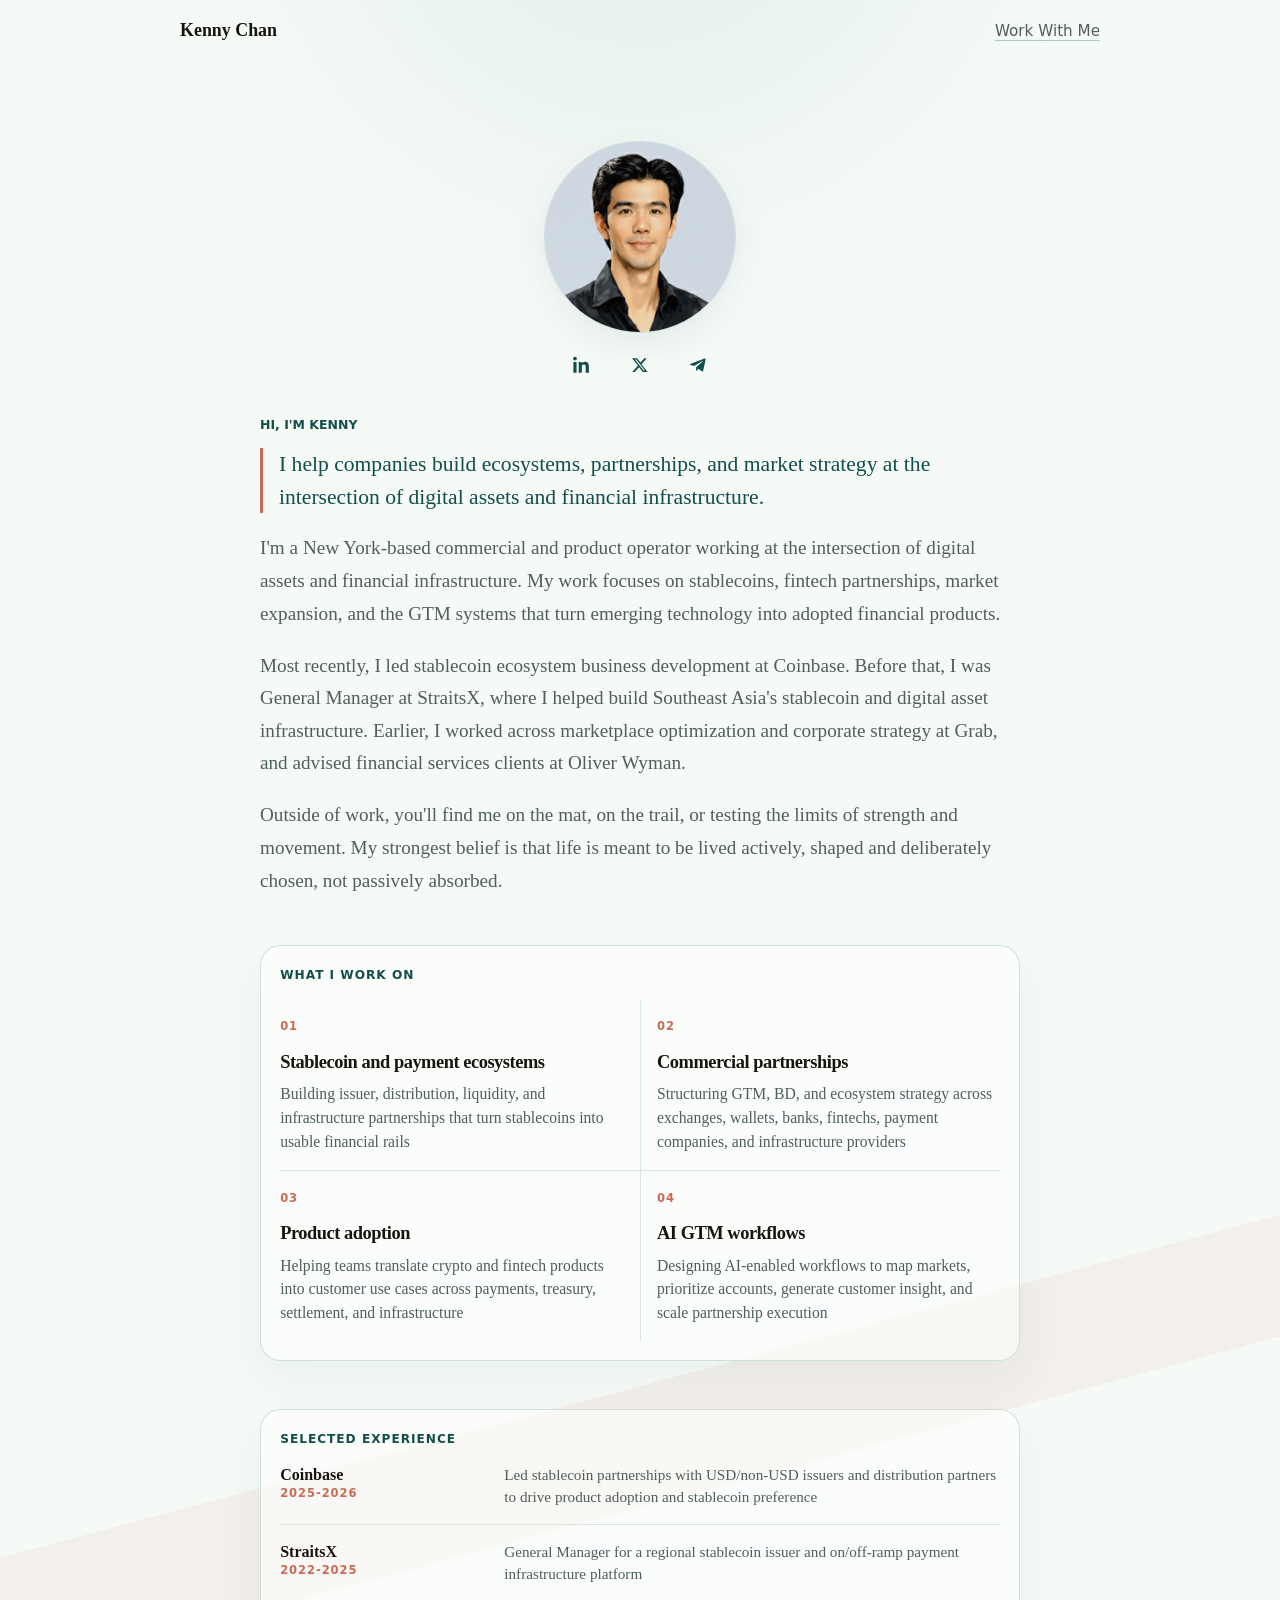
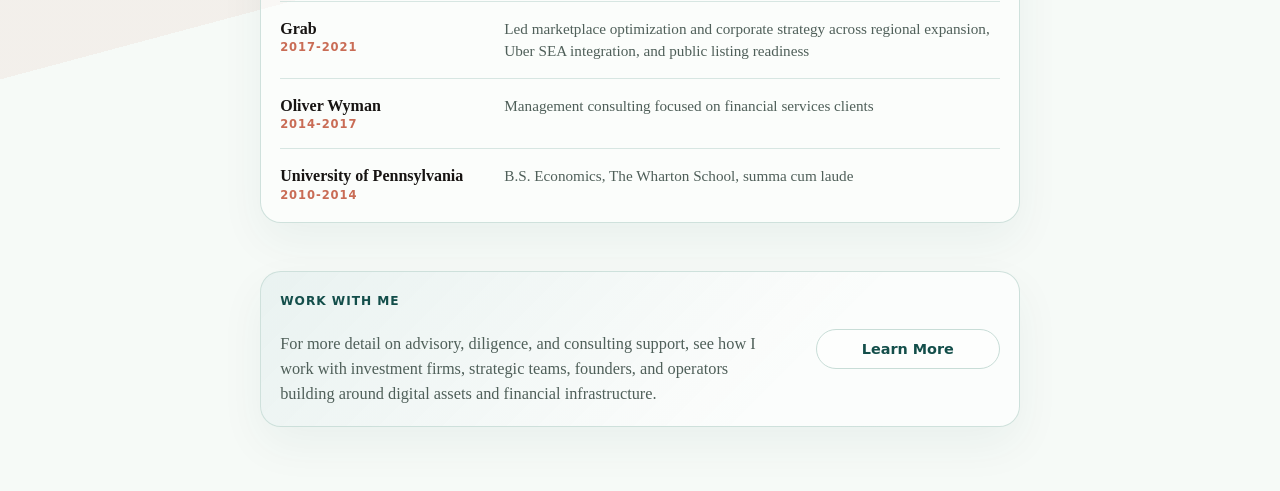
<file: index.html>
<!doctype html>
<html lang="en">
  <head>
    <meta charset="utf-8" />
    <meta name="viewport" content="width=device-width, initial-scale=1" />
    <meta
      name="description"
      content="Kenny Chan is a commercial and product operator focused on stablecoins, crypto infrastructure, fintech partnerships, and AI-enabled GTM workflows."
    />
    <meta property="og:title" content="Kenny Chan | Stablecoins, Crypto Infrastructure, GTM" />
    <meta
      property="og:description"
      content="Commercial and product operator focused on stablecoins, crypto infrastructure, fintech partnerships, and AI-enabled GTM workflows."
    />
    <meta property="og:type" content="website" />
    <meta property="og:url" content="https://kennyhuachan.com/" />
    <meta property="og:image" content="https://kennyhuachan.com/assets/kenny-profile.png?v=20260517-3" />
    <title>Kenny Chan | Stablecoins, Crypto Infrastructure, GTM</title>
    <link rel="icon" href="assets/logo-symbol.png" />
    <link rel="apple-touch-icon" href="assets/logo-symbol.png" />
    <link rel="canonical" href="https://kennyhuachan.com/" />
    <link rel="stylesheet" href="assets/site.css" />
    <script type="application/ld+json">
      {
        "@context": "https://schema.org",
        "@type": "Person",
        "name": "Kenny Chan",
        "url": "https://kennyhuachan.com/",
        "image": "https://kennyhuachan.com/assets/kenny-profile.png?v=20260517-3",
        "sameAs": [
          "https://www.linkedin.com/in/kenny-hua-chan/",
          "https://x.com/kennyhuachan",
          "https://t.me/kennyhuachan"
        ],
        "jobTitle": "Commercial and Product Operator",
        "description": "Commercial and product operator focused on stablecoins, crypto infrastructure, fintech partnerships, and AI-enabled GTM workflows.",
        "knowsAbout": [
          "Stablecoins",
          "Crypto infrastructure",
          "Fintech partnerships",
          "Go-to-market strategy",
          "Market expansion",
          "AI GTM workflows",
          "Digital assets",
          "Financial infrastructure"
        ],
        "affiliation": [
          {
            "@type": "Organization",
            "name": "Coinbase"
          },
          {
            "@type": "Organization",
            "name": "StraitsX"
          },
          {
            "@type": "Organization",
            "name": "Grab"
          },
          {
            "@type": "Organization",
            "name": "Oliver Wyman"
          },
          {
            "@type": "CollegeOrUniversity",
            "name": "University of Pennsylvania"
          }
        ]
      }
    </script>
  </head>
  <body>
    <header class="site-header" aria-label="Primary">
      <a class="brand" href="/">
        <span>Kenny Chan</span>
      </a>
      <button class="menu-toggle" type="button" aria-label="Menu" aria-expanded="false" aria-controls="site-nav">
        <span class="menu-toggle-line"></span>
        <span class="menu-toggle-line"></span>
        <span class="menu-toggle-line"></span>
      </button>
      <nav class="nav-links" id="site-nav" aria-label="Site">
        <a href="/work-with-me/">Work With Me</a>
      </nav>
    </header>

    <main>
      <section class="profile" aria-labelledby="profile-intro">
        <div class="profile-card">
          <img
            class="profile-photo"
            src="assets/kenny-profile.png?v=20260517-3"
            alt="Kenny Chan"
            width="256"
            height="256"
          />
          <div class="profile-social-bar" aria-label="External links">
            <a class="social-link" href="https://www.linkedin.com/in/kenny-hua-chan/" aria-label="LinkedIn">
              <svg class="social-icon" viewBox="0 0 24 24" aria-hidden="true">
                <path d="M5.1 3.4c0 1.3-1 2.4-2.5 2.4S.1 4.7.1 3.4C.1 2 1.1 1 2.6 1s2.5 1 2.5 2.4ZM.5 8h4.2v14H.5V8Zm7 0h4v1.9h.1c.6-1.1 2-2.3 4.1-2.3 4.4 0 5.2 2.9 5.2 6.6V22h-4.2v-7c0-1.7 0-3.9-2.4-3.9s-2.7 1.8-2.7 3.7V22H7.5V8Z" />
              </svg>
            </a>
            <a class="social-link" href="https://x.com/kennyhuachan" aria-label="Twitter/X">
              <svg class="social-icon" viewBox="0 0 24 24" aria-hidden="true">
                <path d="M17.6 3h3.2l-7 8 8.2 10h-6.4l-5-6.3L4.9 21H1.7l7.5-8.5L1.4 3H8l4.5 5.7L17.6 3Zm-1.1 16.2h1.8L7.1 4.7H5.2l11.3 14.5Z" />
              </svg>
            </a>
            <a class="social-link" href="https://t.me/kennyhuachan" aria-label="Telegram">
              <svg class="social-icon" viewBox="0 0 24 24" aria-hidden="true">
                <path d="M21.8 4.6 18.7 19.4c-.2 1-.8 1.3-1.7.8l-4.7-3.4-2.3 2.2c-.2.2-.5.5-.9.5l.3-4.8 8.8-7.9c.4-.4-.1-.6-.6-.3L6.8 13.3 2.1 11.8c-1-.3-1-1 .2-1.5L20.5 3.3c.8-.3 1.6.2 1.3 1.3Z" />
              </svg>
            </a>
          </div>
        </div>
        <div class="profile-copy">
          <p class="eyebrow" id="profile-intro">Hi, I'm Kenny</p>
          <p class="lede">
            I help companies build ecosystems, partnerships, and market strategy
            at the intersection of digital assets and financial infrastructure.
          </p>
          <p>
            I'm a New York-based commercial and product operator working at the
            intersection of digital assets and financial infrastructure. My work
            focuses on stablecoins, fintech partnerships, market expansion, and
            the GTM systems that turn emerging technology into adopted financial
            products.
          </p>
          <p>
            Most recently, I led stablecoin ecosystem business development at
            Coinbase. Before that, I was General Manager at StraitsX, where I
            helped build Southeast Asia's stablecoin and digital asset
            infrastructure. Earlier, I worked across marketplace optimization
            and corporate strategy at Grab, and advised financial services
            clients at Oliver Wyman.
          </p>
          <p>
            Outside of work, you'll find me on the mat, on the trail, or testing
            the limits of strength and movement. My strongest belief is that
            life is meant to be lived actively, shaped and deliberately chosen,
            not passively absorbed.
          </p>

          <div class="operator-section" aria-labelledby="work-title">
            <p class="section-label" id="work-title">What I work on</p>
            <div class="operator-grid">
              <article class="operator-card">
                <span>01</span>
                <h2>Stablecoin and payment ecosystems</h2>
                <p>
                  Building issuer, distribution, liquidity, and infrastructure
                  partnerships that turn stablecoins into usable financial rails
                </p>
              </article>
              <article class="operator-card">
                <span>02</span>
                <h2>Commercial partnerships</h2>
                <p>
                  Structuring GTM, BD, and ecosystem strategy across exchanges,
                  wallets, banks, fintechs, payment companies, and infrastructure providers
                </p>
              </article>
              <article class="operator-card">
                <span>03</span>
                <h2>Product adoption</h2>
                <p>
                  Helping teams translate crypto and fintech products into
                  customer use cases across payments, treasury, settlement, and infrastructure
                </p>
              </article>
              <article class="operator-card">
                <span>04</span>
                <h2>AI GTM workflows</h2>
                <p>
                  Designing AI-enabled workflows to map markets, prioritize accounts,
                  generate customer insight, and scale partnership execution
                </p>
              </article>
            </div>
          </div>

          <div class="proof-panel" aria-labelledby="experience-title">
            <p class="section-label" id="experience-title">Selected experience</p>
            <ul class="experience-list">
              <li>
                <div>
                  <strong>Coinbase</strong>
                  <span class="experience-year">2025-2026</span>
                </div>
                <span>Led stablecoin partnerships with USD/non-USD issuers and distribution partners to drive product adoption and stablecoin preference</span>
              </li>
              <li>
                <div>
                  <strong>StraitsX</strong>
                  <span class="experience-year">2022-2025</span>
                </div>
                <span>General Manager for a regional stablecoin issuer and on/off-ramp payment infrastructure platform</span>
              </li>
              <li>
                <div>
                  <strong>Grab</strong>
                  <span class="experience-year">2017-2021</span>
                </div>
                <span>Led marketplace optimization and corporate strategy across regional expansion, Uber SEA integration, and public listing readiness</span>
              </li>
              <li>
                <div>
                  <strong>Oliver Wyman</strong>
                  <span class="experience-year">2014-2017</span>
                </div>
                <span>Management consulting focused on financial services clients</span>
              </li>
              <li>
                <div>
                  <strong>University of Pennsylvania</strong>
                  <span class="experience-year">2010-2014</span>
                </div>
                <span>B.S. Economics, The Wharton School, summa cum laude</span>
              </li>
            </ul>
          </div>

          <div class="work-with-me">
            <div>
              <p class="section-label">Work with me</p>
              <p>
                For more detail on advisory, diligence, and consulting support,
                see how I work with investment firms, strategic teams, founders,
                and operators building around digital assets and financial
                infrastructure.
              </p>
            </div>
            <div class="cta-row">
              <a href="/work-with-me/">Learn More</a>
            </div>
          </div>
        </div>
      </section>
    </main>
    <script src="assets/site.js"></script>
  </body>
</html>
</file>
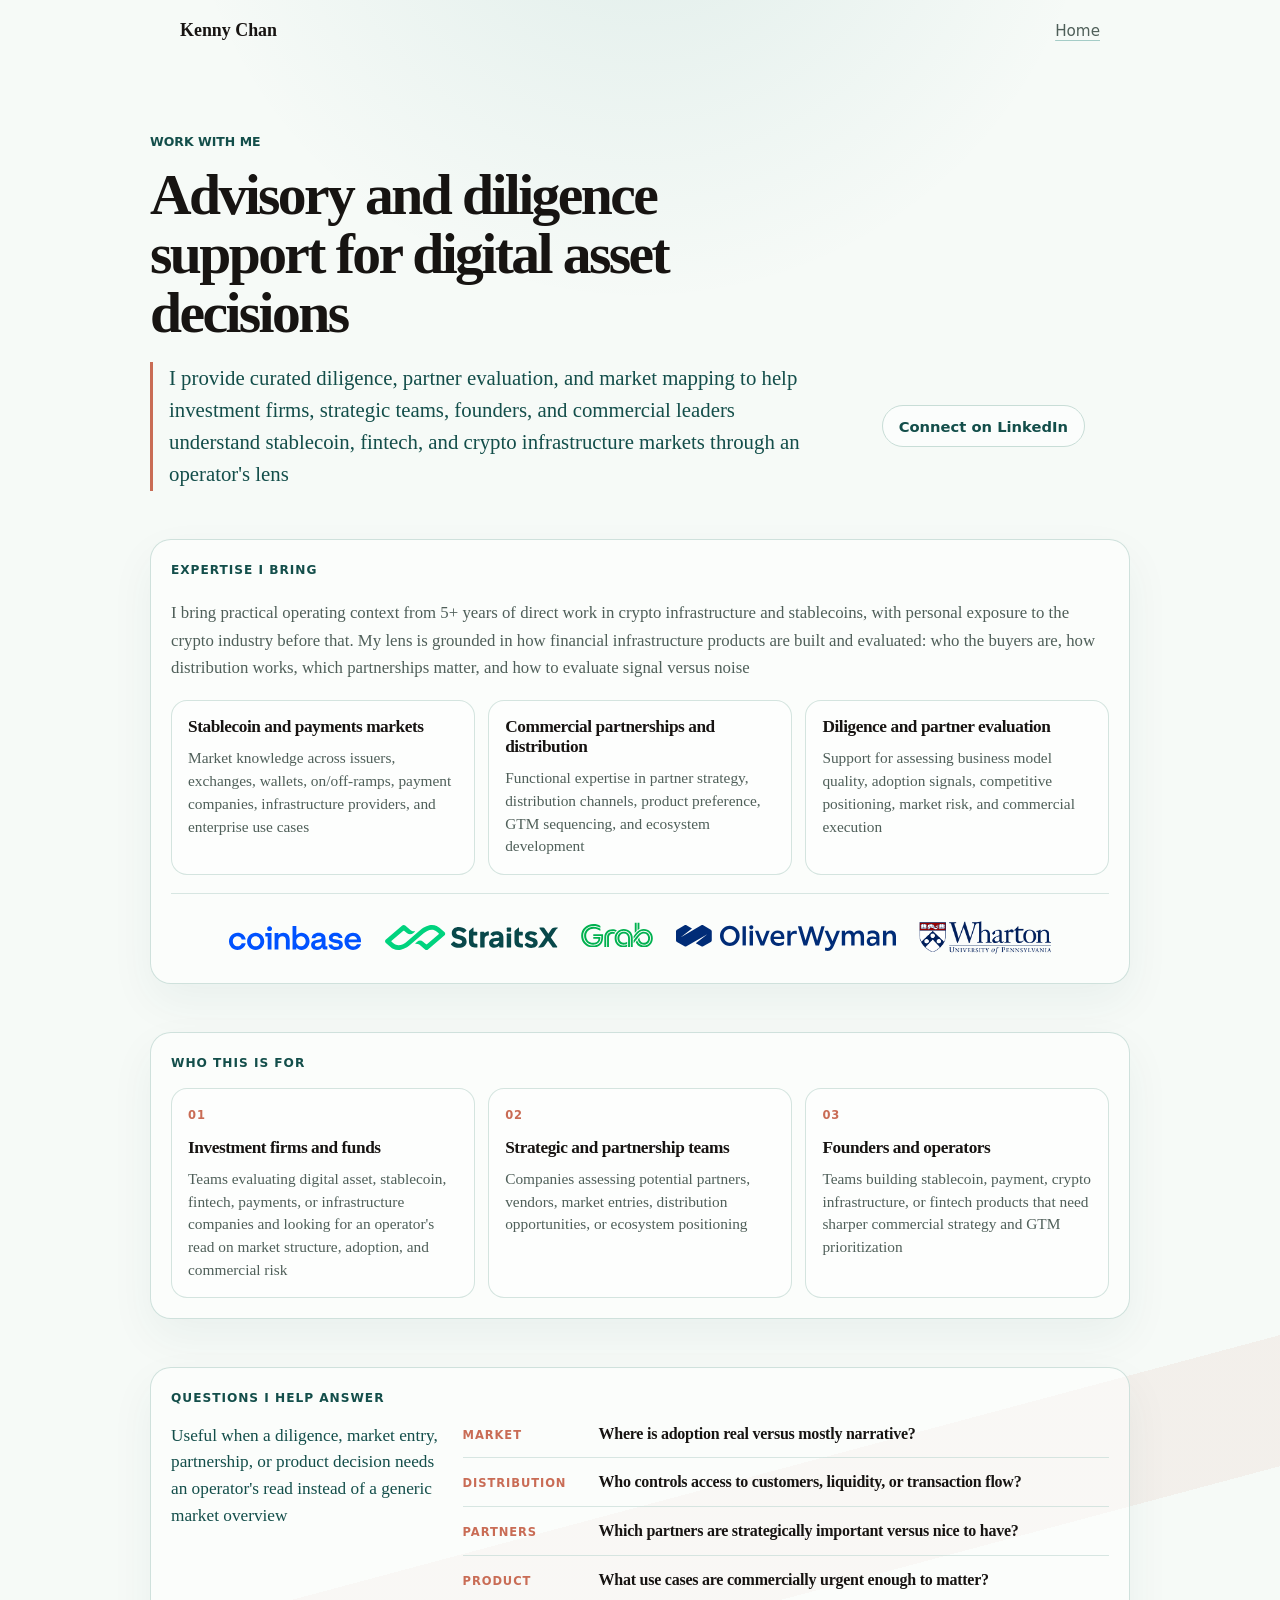
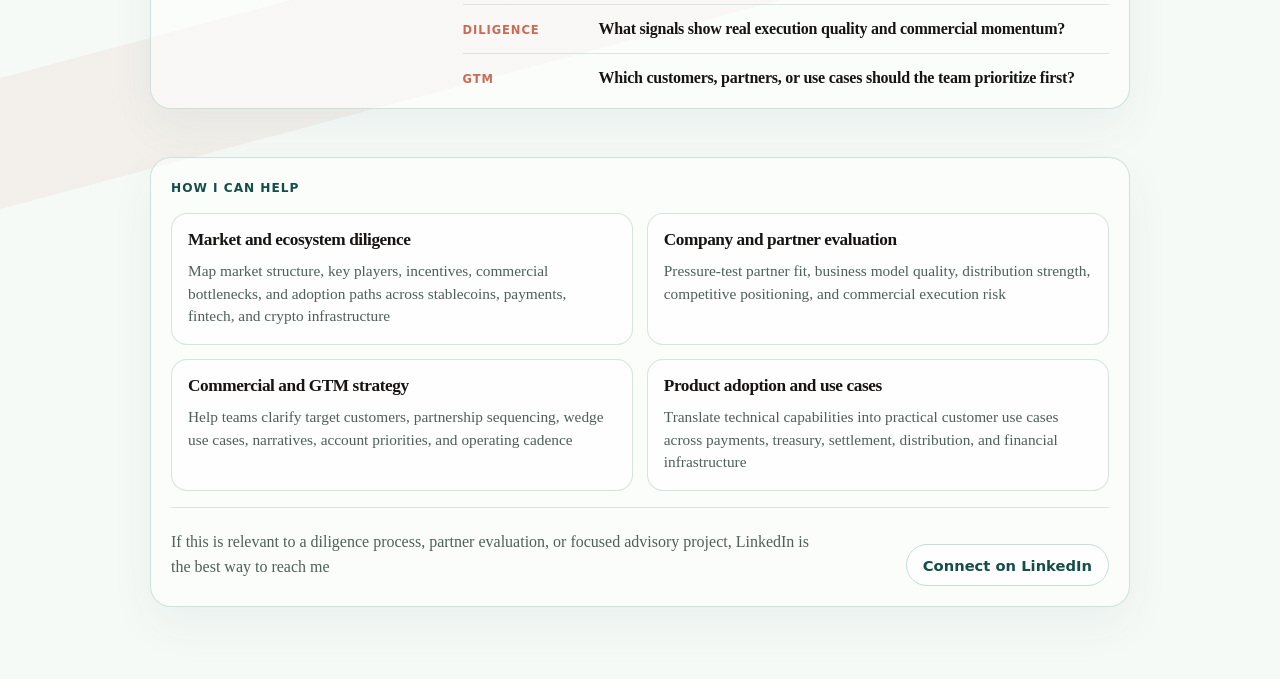
<file: work-with-me/index.html>
<!doctype html>
<html lang="en">
  <head>
    <meta charset="utf-8" />
    <meta name="viewport" content="width=device-width, initial-scale=1" />
    <meta
      name="description"
      content="Advisory and consulting with Kenny Chan on stablecoin ecosystems, commercial partnerships, product adoption, market expansion, and AI-enabled GTM workflows."
    />
    <title>Work With Me | Kenny Chan</title>
    <meta property="og:title" content="Work With Me | Kenny Chan" />
    <meta
      property="og:description"
      content="Advisory and consulting for teams building at the edge of digital assets and financial infrastructure."
    />
    <meta property="og:type" content="website" />
    <meta property="og:url" content="https://kennyhuachan.com/work-with-me/" />
    <meta property="og:image" content="https://kennyhuachan.com/assets/kenny-profile.png?v=20260517-3" />
    <link rel="icon" href="../assets/logo-symbol.png" />
    <link rel="apple-touch-icon" href="../assets/logo-symbol.png" />
    <link rel="canonical" href="https://kennyhuachan.com/work-with-me/" />
    <link rel="stylesheet" href="../assets/site.css" />
  </head>
  <body>
    <header class="site-header" aria-label="Primary">
      <a class="brand" href="/">
        <span>Kenny Chan</span>
      </a>
      <button class="menu-toggle" type="button" aria-label="Menu" aria-expanded="false" aria-controls="site-nav">
        <span class="menu-toggle-line"></span>
        <span class="menu-toggle-line"></span>
        <span class="menu-toggle-line"></span>
      </button>
      <nav class="nav-links" id="site-nav" aria-label="Site">
        <a href="/">Home</a>
      </nav>
    </header>

    <main>
      <section class="work-page" aria-labelledby="work-with-me-title">
        <div class="page-hero">
          <p class="eyebrow">Work With Me</p>
          <h1 class="page-title" id="work-with-me-title">
            Advisory and diligence support for digital asset decisions
          </h1>
          <div class="hero-support">
            <p class="page-lede">
              I provide curated diligence, partner evaluation, and market mapping
              to help investment firms, strategic teams, founders, and commercial
              leaders understand stablecoin, fintech, and crypto infrastructure
              markets through an operator's lens
            </p>
            <div class="hero-actions">
              <a href="https://www.linkedin.com/in/kenny-hua-chan/">Connect on LinkedIn</a>
            </div>
          </div>
        </div>

        <div class="expertise-panel" aria-labelledby="expertise-title">
          <p class="section-label" id="expertise-title">Expertise I bring</p>
          <p class="section-intro">
            I bring practical operating context from 5+ years of direct work in
            crypto infrastructure and stablecoins, with personal exposure to the
            crypto industry before that. My lens is grounded in how financial
            infrastructure products are built and evaluated: who the buyers
            are, how distribution works, which partnerships matter, and how to
            evaluate signal versus noise
          </p>
          <div class="credential-grid">
            <article class="credential-card">
              <h2>Stablecoin and payments markets</h2>
              <p>
                Market knowledge across issuers, exchanges, wallets, on/off-ramps,
                payment companies, infrastructure providers, and enterprise use
                cases
              </p>
            </article>
            <article class="credential-card">
              <h2>Commercial partnerships and distribution</h2>
              <p>
                Functional expertise in partner strategy, distribution channels,
                product preference, GTM sequencing, and ecosystem development
              </p>
            </article>
            <article class="credential-card">
              <h2>Diligence and partner evaluation</h2>
              <p>
                Support for assessing business model quality, adoption signals,
                competitive positioning, market risk, and commercial execution
              </p>
            </article>
          </div>
          <div class="logo-strip" id="experience-logos" aria-label="Experience across Coinbase, StraitsX, Grab, Oliver Wyman, and Wharton">
            <span class="logo-pill">
              <img src="../assets/logo-coinbase.svg" alt="Coinbase" />
            </span>
            <span class="logo-pill">
              <img src="../assets/logo-straitsx.svg?v=2" alt="StraitsX" />
            </span>
            <span class="logo-pill">
              <img src="../assets/logo-grab.svg" alt="Grab" />
            </span>
            <span class="logo-pill">
              <img src="../assets/logo-oliver-wyman.svg?v=2" alt="Oliver Wyman" />
            </span>
            <span class="logo-pill">
              <img src="../assets/logo-wharton.png" alt="The Wharton School" />
            </span>
          </div>
        </div>

        <div class="audience-panel" aria-labelledby="audience-title">
          <p class="section-label" id="audience-title">Who this is for</p>
          <div class="audience-grid">
            <article class="audience-card">
              <span>01</span>
              <h2>Investment firms and funds</h2>
              <p>
                Teams evaluating digital asset, stablecoin, fintech, payments,
                or infrastructure companies and looking for an operator's read
                on market structure, adoption, and commercial risk
              </p>
            </article>
            <article class="audience-card">
              <span>02</span>
              <h2>Strategic and partnership teams</h2>
              <p>
                Companies assessing potential partners, vendors, market entries,
                distribution opportunities, or ecosystem positioning
              </p>
            </article>
            <article class="audience-card">
              <span>03</span>
              <h2>Founders and operators</h2>
              <p>
                Teams building stablecoin, payment, crypto infrastructure, or
                fintech products that need sharper commercial strategy and GTM
                prioritization
              </p>
            </article>
          </div>
        </div>

        <div class="question-panel" aria-labelledby="questions-title">
          <p class="section-label" id="questions-title">Questions I help answer</p>
          <div class="question-layout">
            <p class="question-intro">
              Useful when a diligence, market entry, partnership, or product
              decision needs an operator's read instead of a generic market overview
            </p>
            <ul class="question-list">
              <li>
                <span>Market</span>
                <strong>Where is adoption real versus mostly narrative?</strong>
              </li>
              <li>
                <span>Distribution</span>
                <strong>Who controls access to customers, liquidity, or transaction flow?</strong>
              </li>
              <li>
                <span>Partners</span>
                <strong>Which partners are strategically important versus nice to have?</strong>
              </li>
              <li>
                <span>Product</span>
                <strong>What use cases are commercially urgent enough to matter?</strong>
              </li>
              <li>
                <span>Diligence</span>
                <strong>What signals show real execution quality and commercial momentum?</strong>
              </li>
              <li>
                <span>GTM</span>
                <strong>Which customers, partners, or use cases should the team prioritize first?</strong>
              </li>
            </ul>
          </div>
        </div>

        <div class="help-panel" aria-labelledby="help-title">
          <p class="section-label" id="help-title">How I can help</p>
          <div class="help-grid">
            <article class="help-card">
              <h2>Market and ecosystem diligence</h2>
              <p>
                Map market structure, key players, incentives, commercial
                bottlenecks, and adoption paths across stablecoins, payments,
                fintech, and crypto infrastructure
              </p>
            </article>
            <article class="help-card">
              <h2>Company and partner evaluation</h2>
              <p>
                Pressure-test partner fit, business model quality, distribution
                strength, competitive positioning, and commercial execution risk
              </p>
            </article>
            <article class="help-card">
              <h2>Commercial and GTM strategy</h2>
              <p>
                Help teams clarify target customers, partnership sequencing,
                wedge use cases, narratives, account priorities, and operating
                cadence
              </p>
            </article>
            <article class="help-card">
              <h2>Product adoption and use cases</h2>
              <p>
                Translate technical capabilities into practical customer use
                cases across payments, treasury, settlement, distribution, and
                financial infrastructure
              </p>
            </article>
          </div>
          <div class="closing-cta">
            <p>
              If this is relevant to a diligence process, partner evaluation, or
              focused advisory project, LinkedIn is the best way to reach me
            </p>
            <div class="hero-actions compact">
              <a href="https://www.linkedin.com/in/kenny-hua-chan/">Connect on LinkedIn</a>
            </div>
          </div>
        </div>
      </section>
    </main>
    <script src="../assets/site.js"></script>
  </body>
</html>
</file>
<file: assets/site.css>
:root {
  color-scheme: light;
  --ink: #171412;
  --muted: #4f5f59;
  --paper: #f6faf7;
  --panel: #ffffff;
  --line: #c8ddd7;
  --accent: #0f766e;
  --accent-strong: #134e4a;
  --coral: #c96c55;
  --shadow: 0 24px 70px rgba(19, 78, 74, 0.1);
}

* {
  box-sizing: border-box;
}

html {
  scroll-behavior: smooth;
}

body {
  margin: 0;
  min-height: 100vh;
  color: var(--ink);
  background:
    radial-gradient(circle at 50% -10rem, rgba(15, 118, 110, 0.1), transparent 29rem),
    linear-gradient(165deg, transparent 0 64%, rgba(201, 108, 85, 0.075) 64% 69%, transparent 69%),
    var(--paper);
  font-family: Charter, "Iowan Old Style", Georgia, "Times New Roman", serif;
}

a {
  color: inherit;
  text-decoration-color: rgba(15, 118, 110, 0.35);
  text-underline-offset: 0.24em;
}

a:hover {
  text-decoration-color: var(--accent);
}

.site-header {
  display: flex;
  align-items: center;
  justify-content: space-between;
  gap: 1rem;
  position: relative;
  width: min(920px, calc(100% - 2rem));
  margin: 0 auto;
  padding: 1.25rem 0;
}

.brand {
  display: inline-flex;
  align-items: center;
  font-size: 1.12rem;
  font-weight: 700;
  text-decoration: none;
}

.menu-toggle {
  display: none !important;
  width: 2.65rem;
  height: 2.65rem;
  align-items: center;
  justify-content: center;
  flex-direction: column;
  gap: 0.28rem;
  border: 1px solid var(--line);
  border-radius: 8px;
  color: var(--ink);
  background: rgba(255, 255, 255, 0.72);
  cursor: pointer;
}

.menu-toggle-line {
  display: block;
  width: 1.15rem;
  height: 2px;
  border-radius: 999px;
  background: currentColor;
}

.menu-toggle:focus-visible {
  outline: 2px solid var(--accent);
  outline-offset: 3px;
}

.nav-links {
  display: flex;
  flex-wrap: wrap;
  align-items: center;
  justify-content: flex-end;
  gap: 0.85rem 1rem;
  color: var(--muted);
  font-family: ui-sans-serif, system-ui, sans-serif;
  font-size: 0.95rem;
}

.social-link {
  display: inline-flex;
  width: 2rem;
  height: 2rem;
  align-items: center;
  justify-content: center;
  border: 1px solid transparent;
  border-radius: 8px;
  color: var(--accent-strong);
  text-decoration: none;
}

.social-link:hover,
.social-link:focus-visible {
  border-color: var(--line);
  background: rgba(255, 255, 255, 0.7);
  outline: none;
}

.social-icon {
  display: block;
  width: 1.15rem;
  height: 1.15rem;
  fill: currentColor;
}

.profile {
  display: grid;
  justify-items: center;
  width: min(760px, calc(100% - 2rem));
  min-height: calc(100vh - 5rem);
  margin: 0 auto;
  padding: 5rem 0 4rem;
}

.profile.text-only {
  align-items: start;
  justify-items: start;
}

.profile-card {
  display: grid;
  justify-items: center;
  width: min(100%, 12rem);
}

.profile-photo {
  width: 12rem;
  height: 12rem;
  border: 1px solid var(--line);
  border-radius: 50%;
  box-shadow: 0 14px 34px rgba(19, 78, 74, 0.08);
  object-fit: cover;
}

.profile-social-bar {
  display: grid;
  grid-template-columns: repeat(3, 1fr);
  align-items: center;
  justify-content: stretch;
  gap: 0.12rem;
  width: 10.75rem;
  margin-top: 0.96rem;
}

.profile-social-bar .social-link {
  display: inline-flex;
  width: 100%;
  height: 2.08rem;
  padding: 0;
  border-radius: 999px;
}

.profile-social-bar .social-icon {
  width: 1.14rem;
  height: 1.14rem;
}

.profile-copy {
  width: 100%;
  margin-top: 2rem;
}

.text-only .profile-copy {
  margin-top: 0;
}

.eyebrow {
  margin: 0 0 0.85rem;
  color: var(--accent-strong);
  font-family: ui-sans-serif, system-ui, sans-serif;
  font-size: 0.78rem;
  font-weight: 800;
  letter-spacing: 0;
  text-transform: uppercase;
}

h1,
h2,
p {
  overflow-wrap: anywhere;
}

h1 {
  max-width: 10ch;
  margin: 0 0 1.6rem;
  font-size: 4.25rem;
  line-height: 1;
}

.lede {
  max-width: none;
  margin-top: 0;
  border-left: 3px solid var(--coral);
  padding-left: 1rem;
  color: var(--accent-strong);
  font-size: 1.35rem;
  line-height: 1.5;
}

p {
  margin: 0;
  color: var(--muted);
  font-size: 1.2rem;
  line-height: 1.7;
}

p + p {
  margin-top: 1.2rem;
}

.section-label {
  margin: 0 0 0.85rem;
  color: var(--accent-strong);
  font-family: ui-sans-serif, system-ui, sans-serif;
  font-size: 0.76rem;
  font-weight: 800;
  letter-spacing: 0.08em;
  text-transform: uppercase;
}

.operator-section,
.proof-panel,
.work-with-me {
  margin-top: 3rem;
}

.operator-section,
.proof-panel,
.work-with-me {
  border: 1px solid rgba(200, 221, 215, 0.86);
  border-radius: 1.3rem;
  background: rgba(255, 255, 255, 0.52);
  box-shadow: 0 18px 46px rgba(19, 78, 74, 0.055);
}

.operator-section {
  padding: 1.2rem;
}

.operator-grid {
  display: grid;
  grid-template-columns: repeat(2, minmax(0, 1fr));
  gap: 0;
}

.operator-card {
  padding: 1.05rem 1rem;
}

.operator-card:nth-child(odd) {
  padding-left: 0;
}

.operator-card:nth-child(even) {
  border-left: 1px solid rgba(200, 221, 215, 0.7);
  padding-right: 0;
}

.operator-card:nth-child(n + 3) {
  border-top: 1px solid rgba(200, 221, 215, 0.7);
}

.operator-card span {
  display: inline-flex;
  margin-bottom: 1.15rem;
  color: var(--coral);
  font-family: ui-sans-serif, system-ui, sans-serif;
  font-size: 0.72rem;
  font-weight: 800;
  letter-spacing: 0.08em;
}

.operator-card h2 {
  margin: 0;
  color: var(--ink);
  font-size: 1.15rem;
  letter-spacing: -0.025em;
  line-height: 1.1;
}

.operator-card p {
  margin-top: 0.65rem;
  font-size: 0.98rem;
  line-height: 1.5;
}

.proof-panel,
.work-with-me {
  padding: 1.2rem;
}

.experience-list {
  display: grid;
  gap: 1rem;
  margin: 0;
  padding: 0;
  list-style: none;
}

.experience-list li {
  display: grid;
  grid-template-columns: minmax(10.5rem, 0.42fr) 1fr;
  gap: 1rem;
  align-items: baseline;
  border-top: 1px solid rgba(200, 221, 215, 0.7);
  padding-top: 1rem;
}

.experience-list li:first-child {
  border-top: 0;
  padding-top: 0;
}

.experience-list strong {
  display: block;
  color: var(--ink);
  font-size: 1rem;
}

.experience-list li > span {
  color: var(--muted);
  font-size: 0.95rem;
  line-height: 1.45;
}

.experience-list .experience-year {
  display: block;
  margin-top: 0.22rem;
  color: var(--coral);
  font-family: ui-sans-serif, system-ui, sans-serif;
  font-size: 0.72rem;
  font-weight: 800;
  letter-spacing: 0.08em;
  line-height: 1.2;
  text-transform: uppercase;
}

.work-with-me {
  display: grid;
  grid-template-columns: 1fr auto;
  gap: 1.5rem;
  align-items: center;
  background:
    linear-gradient(135deg, rgba(15, 118, 110, 0.08), transparent 70%),
    rgba(255, 255, 255, 0.6);
}

.work-with-me p:not(.section-label) {
  max-width: 31rem;
  font-size: 1.02rem;
  line-height: 1.55;
}

.cta-row {
  display: grid;
  gap: 0.55rem;
  min-width: 11.5rem;
  font-family: ui-sans-serif, system-ui, sans-serif;
  font-size: 0.9rem;
  font-weight: 750;
}

.cta-row a {
  display: inline-flex;
  justify-content: center;
  border: 1px solid var(--line);
  border-radius: 999px;
  padding: 0.68rem 0.9rem;
  color: var(--accent-strong);
  background: rgba(255, 255, 255, 0.56);
  text-decoration: none;
}

.cta-row a:hover,
.cta-row a:focus-visible {
  border-color: var(--accent);
  background: rgba(255, 255, 255, 0.86);
  outline: none;
}

.link-row {
  display: flex;
  flex-wrap: wrap;
  gap: 0.75rem 1.2rem;
  color: var(--accent-strong);
  font-family: ui-sans-serif, system-ui, sans-serif;
  font-size: 1rem;
  font-weight: 700;
}

.work-page {
  width: min(980px, calc(100% - 2rem));
  margin: 0 auto;
  padding: 4.4rem 0 4.5rem;
}

.page-hero {
  max-width: none;
}

.page-title {
  max-width: 18ch;
  margin-bottom: 1.2rem;
  font-size: clamp(2.35rem, 4.5vw, 4rem);
  letter-spacing: -0.045em;
  line-height: 1.02;
}

.page-lede {
  max-width: 44rem;
  border-left: 3px solid var(--coral);
  padding-left: 1rem;
  color: var(--accent-strong);
  font-size: 1.3rem;
  line-height: 1.55;
}

.hero-support {
  display: grid;
  grid-template-columns: minmax(0, 1fr) minmax(14rem, 0.44fr);
  gap: 1.25rem;
  align-items: center;
}

.hero-support .page-lede {
  margin: 0;
}

.hero-actions {
  display: flex;
  align-items: center;
  justify-content: center;
  gap: 0.8rem;
  margin-top: 0;
  font-family: ui-sans-serif, system-ui, sans-serif;
  font-size: 0.92rem;
  font-weight: 750;
}

.page-hero > .hero-actions {
  margin-top: 1.5rem;
}

.hero-actions a {
  display: inline-flex;
  align-items: center;
  justify-content: center;
  border: 1px solid var(--line);
  border-radius: 999px;
  padding: 0.72rem 1rem;
  color: var(--accent-strong);
  background: rgba(255, 255, 255, 0.62);
  text-decoration: none;
}

.hero-actions a:hover,
.hero-actions a:focus-visible {
  border-color: var(--accent);
  background: rgba(255, 255, 255, 0.9);
  outline: none;
}

.hero-actions.compact {
  margin-top: 1.25rem;
}

.expertise-panel,
.audience-panel,
.help-panel,
.question-panel,
.detail-panel {
  border: 1px solid rgba(200, 221, 215, 0.86);
  border-radius: 1.3rem;
  background: rgba(255, 255, 255, 0.52);
  box-shadow: 0 18px 46px rgba(19, 78, 74, 0.055);
}

.expertise-panel,
.audience-panel,
.question-panel,
.help-panel {
  margin-top: 3rem;
  padding: 1.25rem;
}

.section-intro {
  margin-bottom: 1.2rem;
  color: var(--muted);
  font-size: 1.05rem;
  line-height: 1.62;
}

.credential-grid,
.audience-grid,
.help-grid {
  display: grid;
  gap: 0.85rem;
}

.credential-grid {
  grid-template-columns: repeat(3, minmax(0, 1fr));
}

.audience-grid {
  grid-template-columns: repeat(3, minmax(0, 1fr));
}

.help-grid {
  grid-template-columns: repeat(2, minmax(0, 1fr));
}

.credential-card,
.audience-card,
.help-card {
  border: 1px solid rgba(200, 221, 215, 0.78);
  border-radius: 1rem;
  padding: 1rem;
  background: rgba(255, 255, 255, 0.44);
}

.audience-card span {
  display: inline-flex;
  margin-bottom: 1rem;
  color: var(--coral);
  font-family: ui-sans-serif, system-ui, sans-serif;
  font-size: 0.72rem;
  font-weight: 800;
  letter-spacing: 0.08em;
}

.credential-card h2,
.audience-card h2,
.help-card h2 {
  margin: 0;
  color: var(--ink);
  font-size: 1.08rem;
  letter-spacing: -0.025em;
  line-height: 1.15;
}

.credential-card p,
.audience-card p,
.help-card p {
  margin-top: 0.65rem;
  font-size: 0.96rem;
  line-height: 1.48;
}

.question-layout {
  display: grid;
  grid-template-columns: minmax(15rem, 0.42fr) minmax(0, 1fr);
  gap: 1.25rem;
  align-items: start;
}

.question-intro {
  color: var(--accent-strong);
  font-size: 1.08rem;
  line-height: 1.55;
}

.question-list {
  display: grid;
  gap: 0;
  margin: 0;
  padding: 0;
  list-style: none;
}

.question-list li {
  display: grid;
  grid-template-columns: 7.5rem 1fr;
  gap: 1rem;
  align-items: baseline;
  border-top: 1px solid rgba(200, 221, 215, 0.7);
  padding: 0.82rem 0;
}

.question-list li:first-child {
  border-top: 0;
  padding-top: 0;
}

.question-list li:last-child {
  padding-bottom: 0;
}

.question-list span {
  color: var(--coral);
  font-family: ui-sans-serif, system-ui, sans-serif;
  font-size: 0.72rem;
  font-weight: 800;
  letter-spacing: 0.08em;
  text-transform: uppercase;
}

.question-list strong {
  color: var(--ink);
  font-size: 1rem;
  letter-spacing: -0.015em;
  line-height: 1.35;
}

.logo-strip {
  display: flex;
  flex-wrap: wrap;
  gap: 1.15rem 1.45rem;
  align-items: center;
  justify-content: center;
  margin-top: 1.1rem;
  border-top: 1px solid rgba(200, 221, 215, 0.7);
  padding-top: 1.15rem;
}

.logo-pill {
  display: inline-flex;
  min-height: 3.2rem;
  align-items: center;
  justify-content: center;
  flex: 0 0 auto;
  color: var(--accent-strong);
  font-family: ui-sans-serif, system-ui, sans-serif;
  font-size: 0.88rem;
  font-weight: 800;
  letter-spacing: -0.02em;
}

.logo-pill img {
  display: block;
  width: auto;
  max-width: 100%;
  height: 1.48rem;
  object-fit: contain;
}

.logo-pill:nth-child(2) img {
  height: 1.58rem;
}

.logo-pill:nth-child(3) img {
  height: 1.58rem;
  transform: translateY(-0.16rem);
}

.logo-pill:nth-child(4) img {
  height: 1.6rem;
}

.logo-pill:nth-child(5) img {
  height: 2.08rem;
}

.closing-cta {
  display: grid;
  grid-template-columns: minmax(0, 1fr) auto;
  gap: 1rem;
  align-items: center;
  margin-top: 1rem;
  border-top: 1px solid rgba(200, 221, 215, 0.7);
  padding-top: 1rem;
}

.closing-cta p {
  max-width: 40rem;
  font-size: 1rem;
  line-height: 1.55;
}

.work-detail-grid {
  display: grid;
  grid-template-columns: minmax(0, 1.35fr) minmax(16rem, 0.65fr);
  gap: 1rem;
  margin-top: 1rem;
}

.detail-panel {
  padding: 1.25rem;
}

.accent-panel {
  display: flex;
  flex-direction: column;
  justify-content: space-between;
  background:
    linear-gradient(135deg, rgba(15, 118, 110, 0.08), transparent 70%),
    rgba(255, 255, 255, 0.6);
}

.accent-panel p:not(.section-label) {
  font-size: 1rem;
  line-height: 1.58;
}

.structured-list {
  display: grid;
  gap: 1rem;
  margin: 0;
  padding: 0;
  list-style: none;
}

.structured-list li {
  display: grid;
  grid-template-columns: minmax(9.5rem, 0.4fr) 1fr;
  gap: 1rem;
  align-items: baseline;
  border-top: 1px solid rgba(200, 221, 215, 0.7);
  padding-top: 1rem;
}

.structured-list li:first-child {
  border-top: 0;
  padding-top: 0;
}

.structured-list strong {
  color: var(--ink);
  font-size: 1rem;
}

.structured-list span {
  color: var(--muted);
  font-size: 0.95rem;
  line-height: 1.45;
}

@media (max-width: 700px) {
  .site-header,
  .profile {
    width: min(100% - 1.25rem, 920px);
  }

  .site-header {
    align-items: center;
  }

  .menu-toggle {
    display: flex !important;
    margin-left: auto;
    position: absolute;
    top: 0.8rem;
    right: 0;
  }

  .nav-links {
    display: none;
    position: absolute;
    top: calc(100% - 0.6rem);
    right: 0;
    z-index: 10;
    min-width: 12rem;
    border: 1px solid var(--line);
    border-radius: 8px;
    padding: 0.75rem;
    background: rgba(255, 255, 255, 0.96);
    box-shadow: var(--shadow);
  }

  .nav-links.is-open {
    display: grid;
    align-items: center;
    gap: 0.75rem;
    justify-content: stretch;
  }

  .nav-links a {
    display: block;
    padding: 0.25rem 0;
  }

  .nav-links .social-link {
    display: inline-flex;
    width: 2.25rem;
    height: 2.25rem;
    padding: 0;
  }

  .profile {
    min-height: auto;
    padding-top: 3rem;
  }

  .profile-photo {
    width: 9.75rem;
    height: 9.75rem;
  }

  .profile-card {
    width: min(100%, 9.75rem);
  }

  .profile-social-bar {
    width: 9.6rem;
    margin-top: 1.5rem;
  }

  h1 {
    font-size: 3.2rem;
  }

  .lede {
    font-size: 1.16rem;
  }

  .operator-grid,
  .work-with-me,
  .experience-list li {
    grid-template-columns: 1fr;
  }

  .operator-section,
  .proof-panel,
  .work-with-me {
    margin-top: 2.35rem;
  }

  .proof-panel,
  .operator-section,
  .work-with-me {
    border-radius: 1rem;
  }

  .operator-card {
    padding: 1rem 0;
  }

  .operator-card:first-child {
    padding-top: 0.25rem;
  }

  .operator-card:last-child {
    padding-bottom: 0;
  }

  .operator-card:nth-child(even) {
    border-left: 0;
    padding-right: 0;
  }

  .operator-card:nth-child(n + 2) {
    border-top: 1px solid rgba(200, 221, 215, 0.7);
  }

  .work-with-me {
    align-items: stretch;
    gap: 1.15rem;
  }

  .cta-row {
    min-width: 0;
  }

  .work-page {
    width: min(100% - 1.25rem, 920px);
    padding-top: 3rem;
  }

  .page-title {
    font-size: 2.45rem;
  }

  .page-lede {
    font-size: 1.14rem;
  }

  .hero-support {
    grid-template-columns: 1fr;
  }

  .hero-actions {
    align-items: flex-start;
    justify-content: flex-start;
  }

  .expertise-panel,
  .audience-panel,
  .question-panel,
  .help-panel {
    margin-top: 2.35rem;
  }

  .credential-grid,
  .audience-grid,
  .help-grid,
  .logo-strip,
  .question-layout,
  .question-list li,
  .work-detail-grid,
  .closing-cta,
  .structured-list li {
    grid-template-columns: 1fr;
  }

  .expertise-panel,
  .audience-panel,
  .help-panel,
  .question-panel,
  .detail-panel {
    border-radius: 1rem;
  }

  p {
    font-size: 1.08rem;
  }
}
</file>
